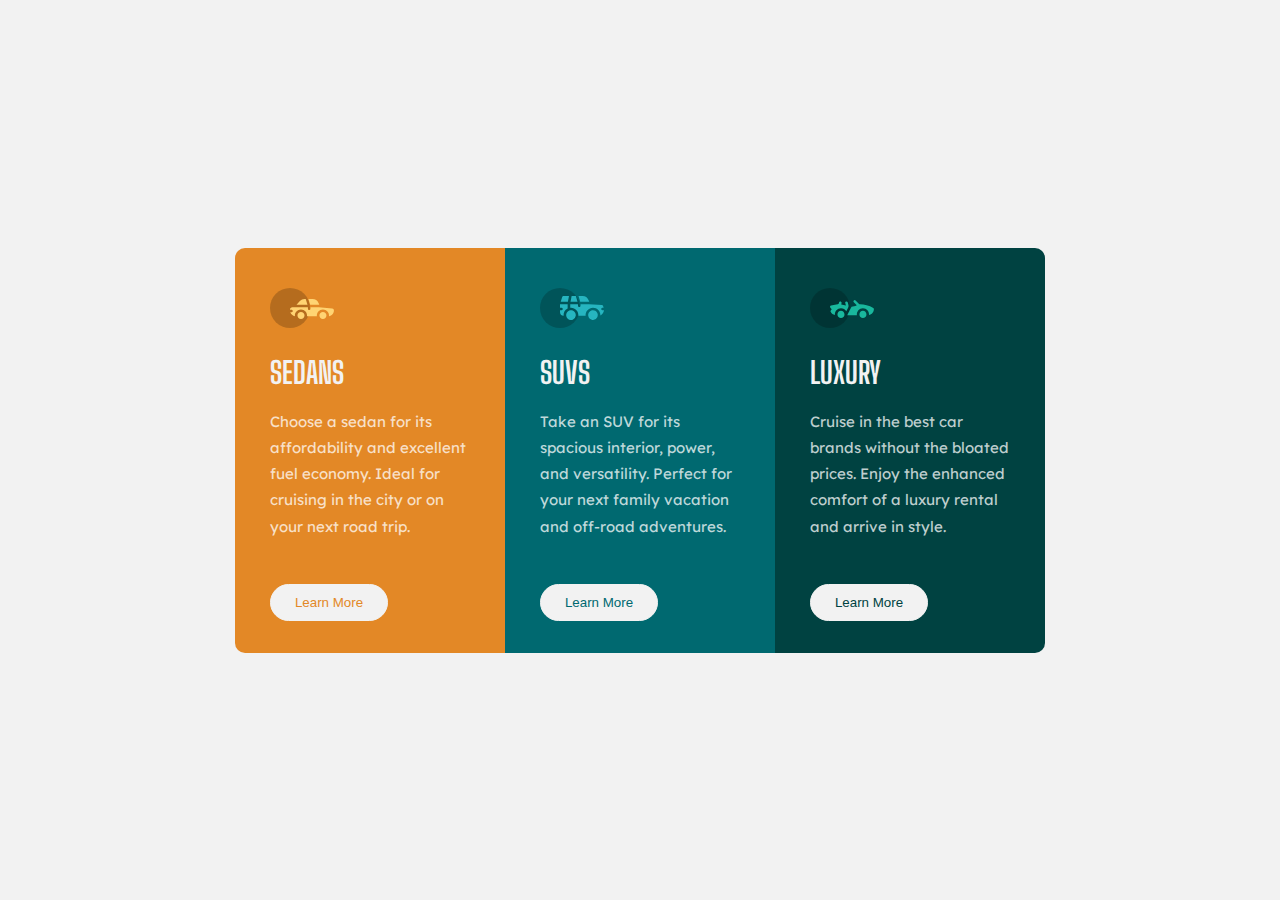
<file: 3-column-preview-card/index.html>
<!DOCTYPE html>
<html lang="en">
<head>
  <meta charset="UTF-8">
  <meta name="viewport" content="width=device-width, initial-scale=1.0"> <!-- displays site properly based on user's device -->

  <link rel="icon" type="image/png" sizes="32x32" href="./images/favicon-32x32.png">
  <link rel="stylesheet" href="style.css">
  <link rel="preconnect" href="https://fonts.googleapis.com"><link rel="preconnect" href="https://fonts.gstatic.com" crossorigin><link href="https://fonts.googleapis.com/css2?family=Big+Shoulders+Display:wght@700&family=Lexend+Deca&display=swap" rel="stylesheet">
  
  <title>Frontend Mentor | 3-column preview card component</title>
</head>
<body>
  <div class="all">
    <div class="one">
      <img src="images/icon-sedans.svg" alt="">
        <h1>SEDANS</h1>
        <p>Choose a sedan for its affordability and excellent fuel economy. Ideal for cruising in the city 
          or on your next road trip.</p>
        <button class = "but b1">Learn More</button>
    </div>

    <div class="two">
      <img src="images/icon-suvs.svg" alt="">
        <h1>SUVS</h1>
        <p>Take an SUV for its spacious interior, power, and versatility. Perfect for your next family vacation 
          and off-road adventures.</p>
        <button class = "but b2">Learn More</button>
    </div>

    <div class="three">
      <img src="images/icon-luxury.svg" alt="">
        <h1> LUXURY</h1>
        <p>Cruise in the best car brands without the bloated prices. Enjoy the enhanced comfort of a luxury 
          rental and arrive in style.</p>
          <button class = "but b3">Learn More</button>
    </div>
  </div>
  <!-- <div class="attribution">
    Challenge by <a href="https://www.frontendmentor.io?ref=challenge" target="_blank">Frontend Mentor</a>. 
    Coded by <a href="#">Your Name Here</a>.
  </div> -->
</body>
</html>
</file>
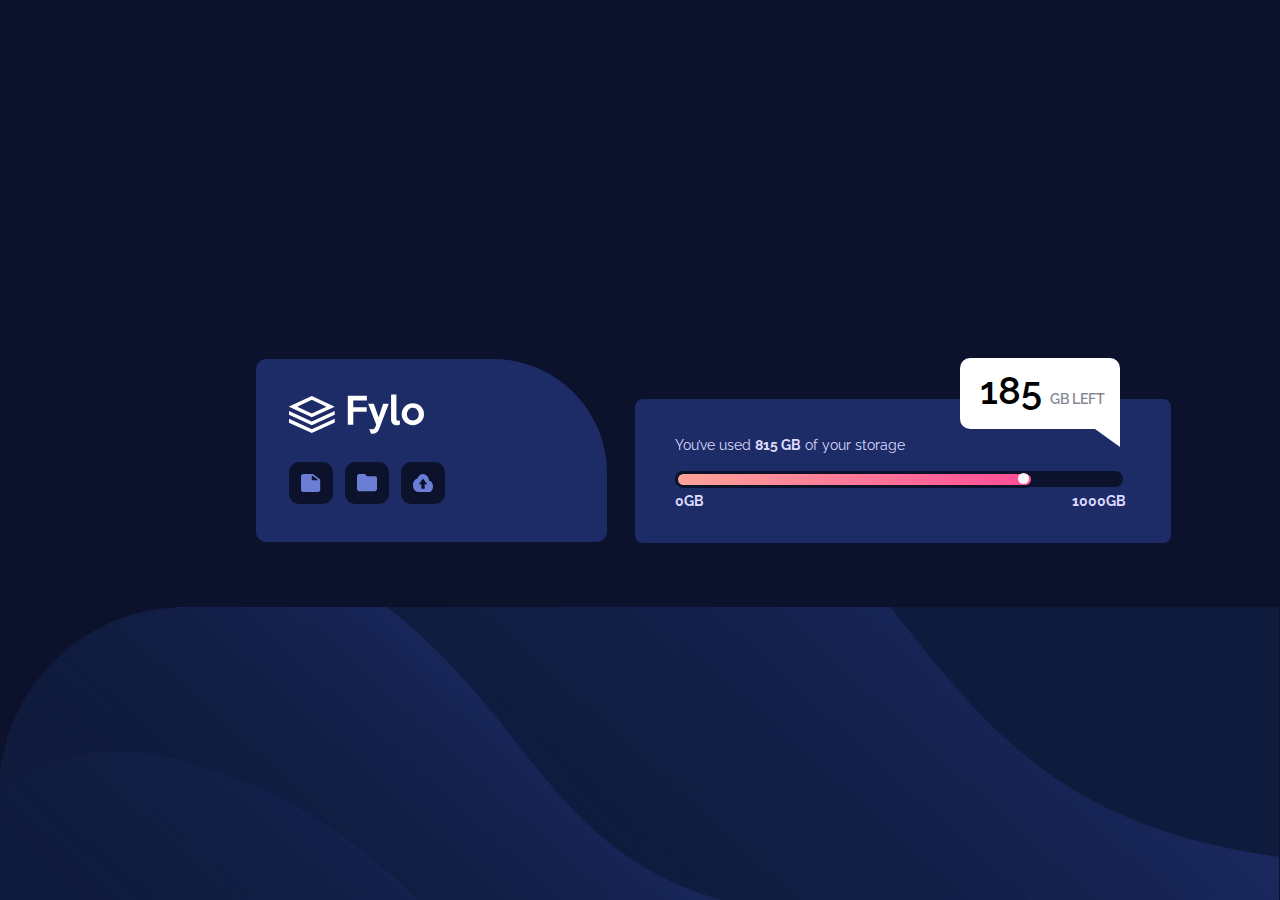
<file: fylo-data-storage-component/index.html>
<!DOCTYPE html>
<html lang="en">

<head>
  <meta charset="UTF-8">
  <meta name="viewport" content="width=device-width, initial-scale=1.0">
  <!-- displays site properly based on user's device -->

  <link rel="icon" type="image/png" sizes="32x32" href="images/favicon-32x32.png">

  <link rel="preconnect" href="https://fonts.googleapis.com">
  <link rel="preconnect" href="https://fonts.gstatic.com" crossorigin>
  <link href="https://fonts.googleapis.com/css2?family=Raleway:wght@400;700&display=swap" rel="stylesheet">

  <link rel="stylesheet" href="style.css">

  <title>Frontend Mentor | Fylo data storage component</title>

</head>

<body>

  <div class="title">
    <div><img src="images/logo.svg" alt=""></div>
    <div class="images">
      <div><img class="title-img" src="images/icon-document.svg" alt=""></div>
      <div><img class="title-img" src="images/icon-folder.svg" alt=""></div>
      <div><img class="title-img" src="images/icon-upload.svg" alt=""></div>
    </div>
  </div>

  <div class="text">
    <div class="data-warning">
      <p>You’ve used <span class="big">815 GB</span> of your storage</p>
    </div>
    <div class="data-bar">
      <div class="line"></div>
      <div class="circle"></div>
    </div>
    <div class="data-value">
      <p class="big zero">0GB</p>
      <p class="big thousand">1000GB</p>
    </div>

    <div class="floating">
      <div class="floating-data">
        <span class="number">185</span><span class="gb">GB LEFT</span>
      </div>
      <div class="triangle"></div>
    </div>
    
  </div>
</body>

</html>
</file>
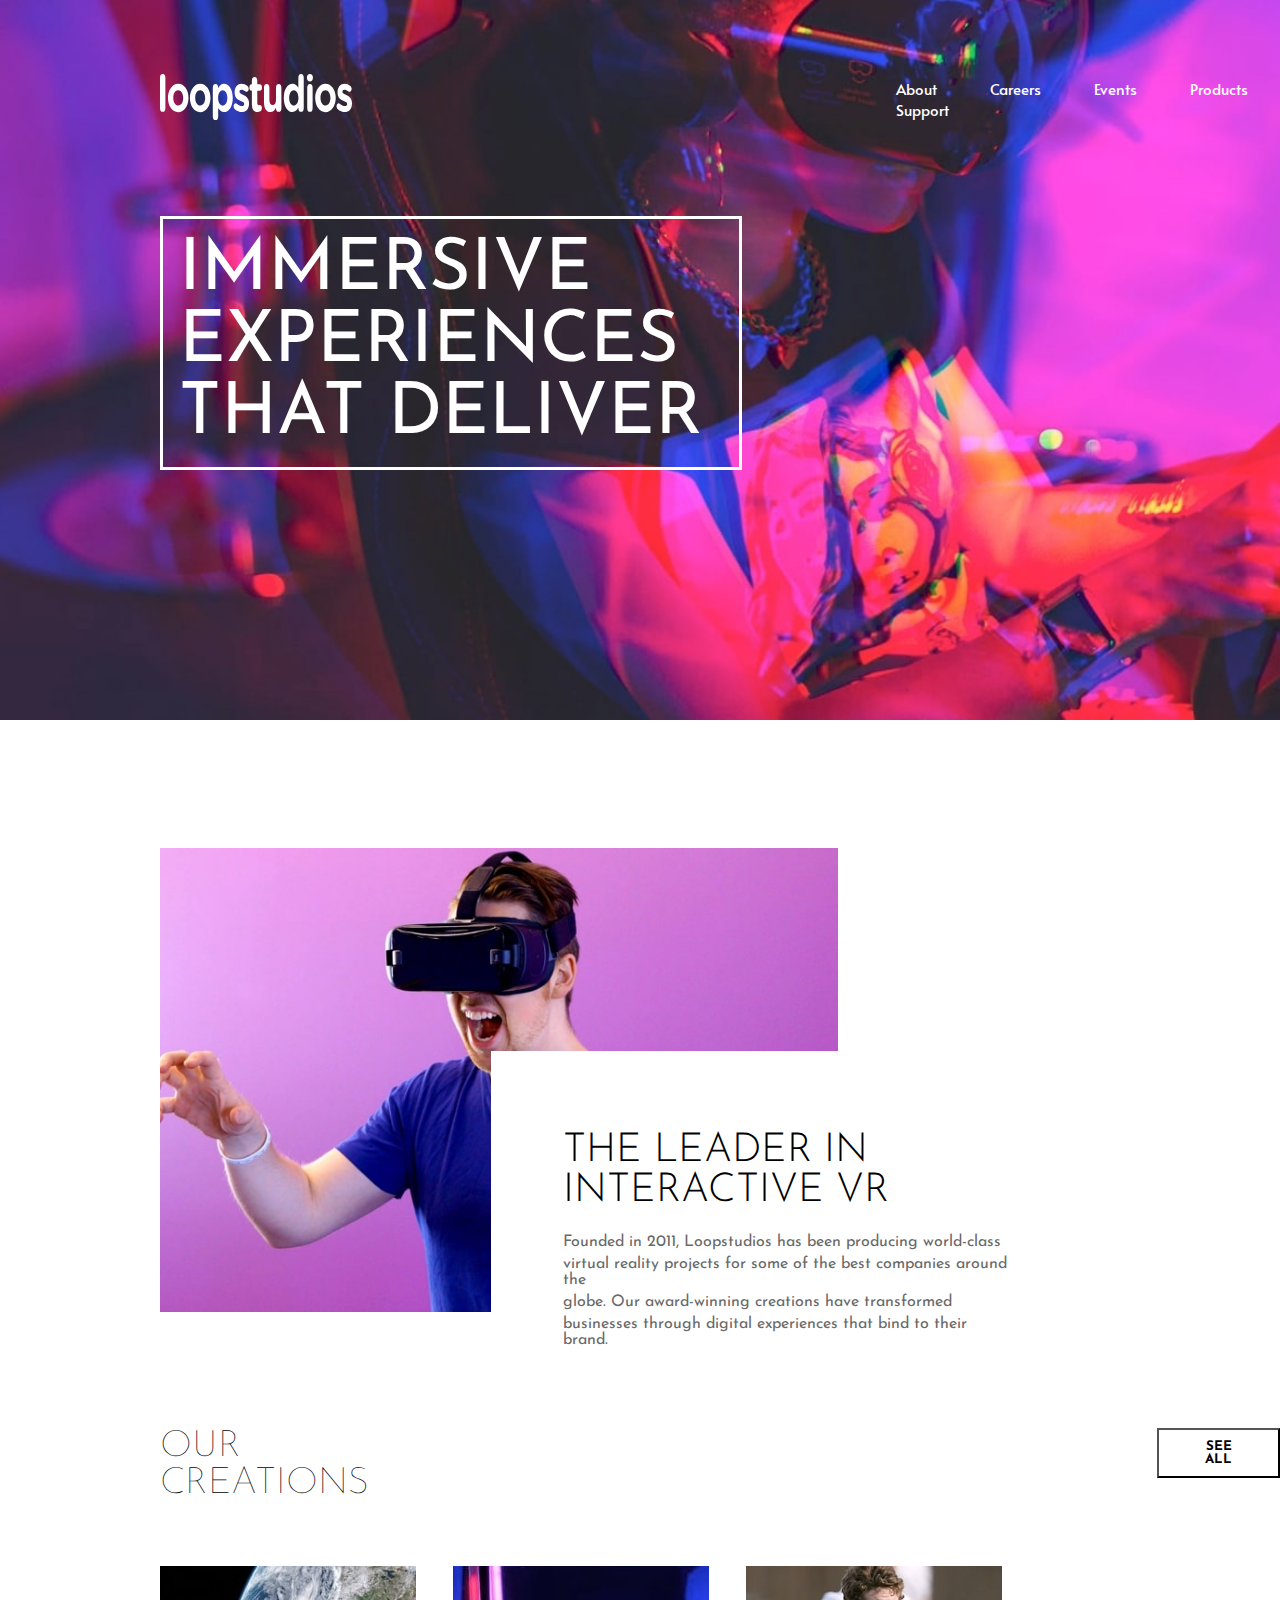
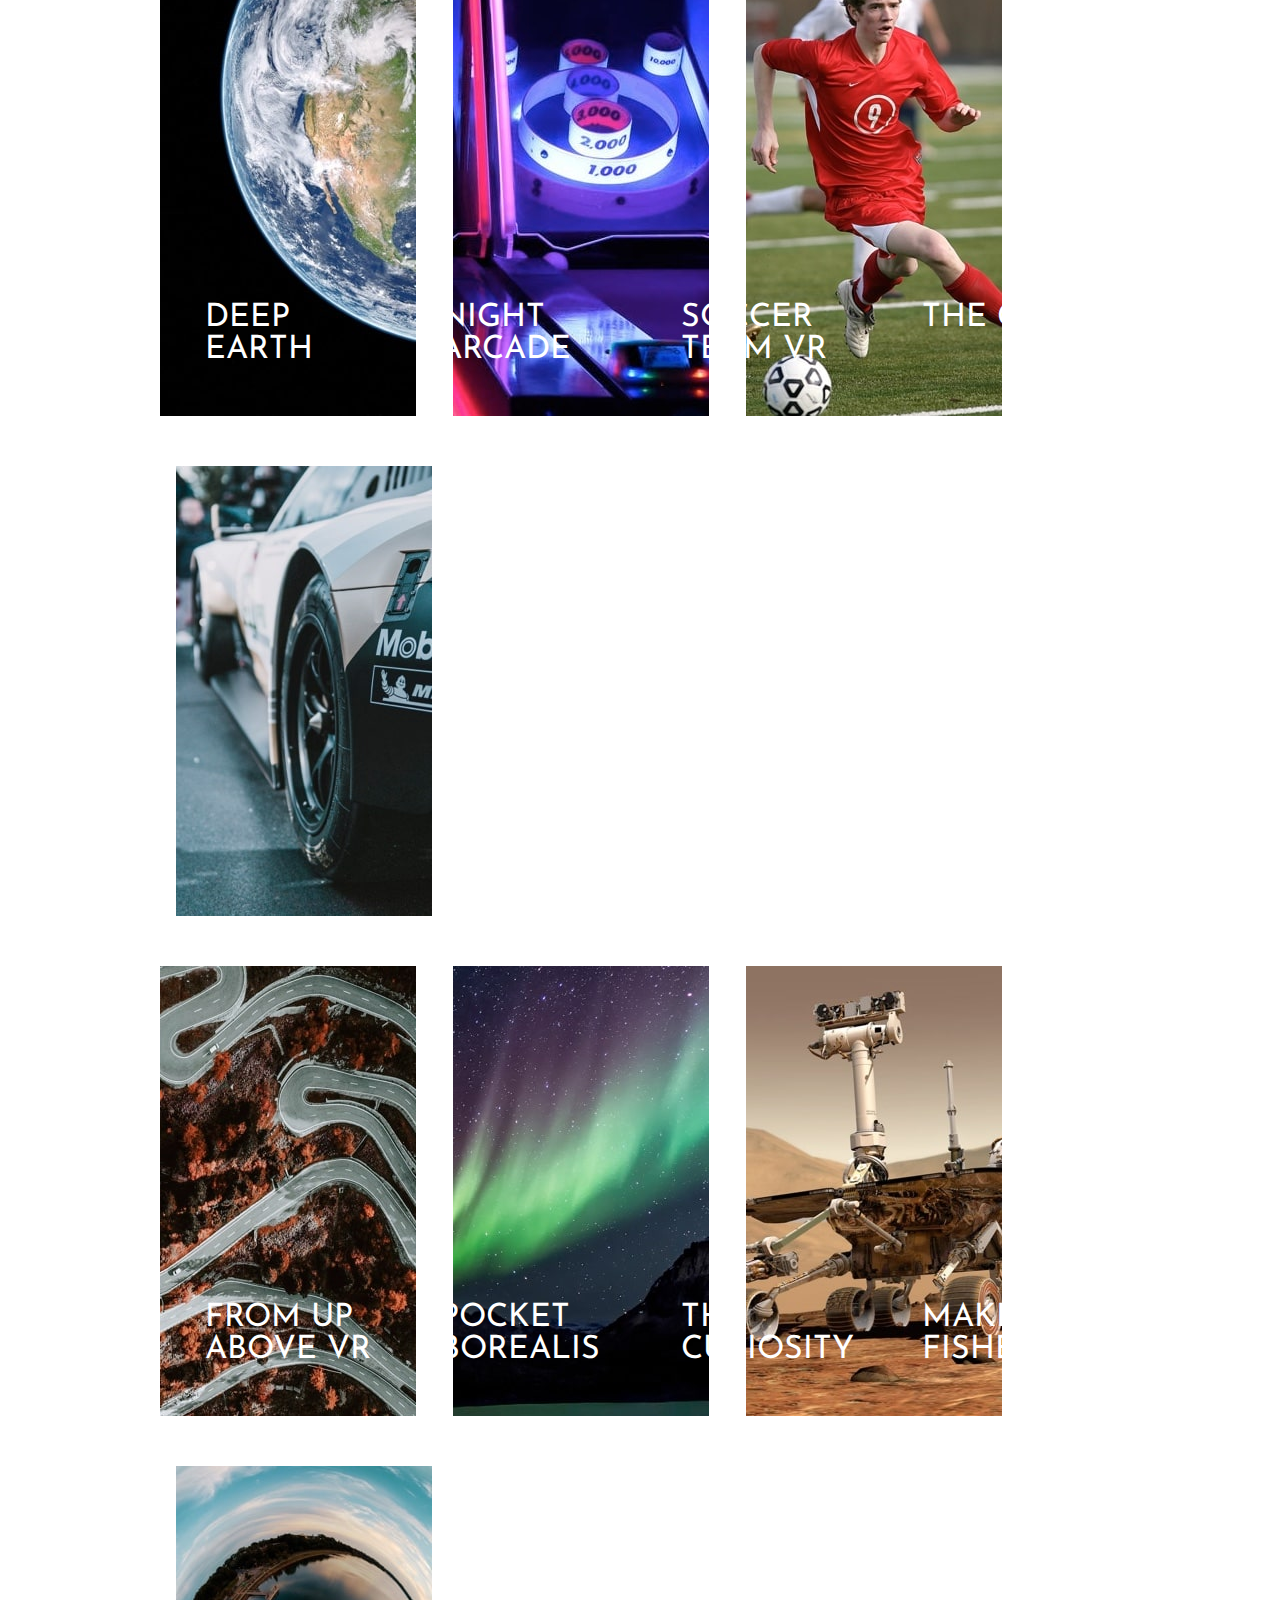
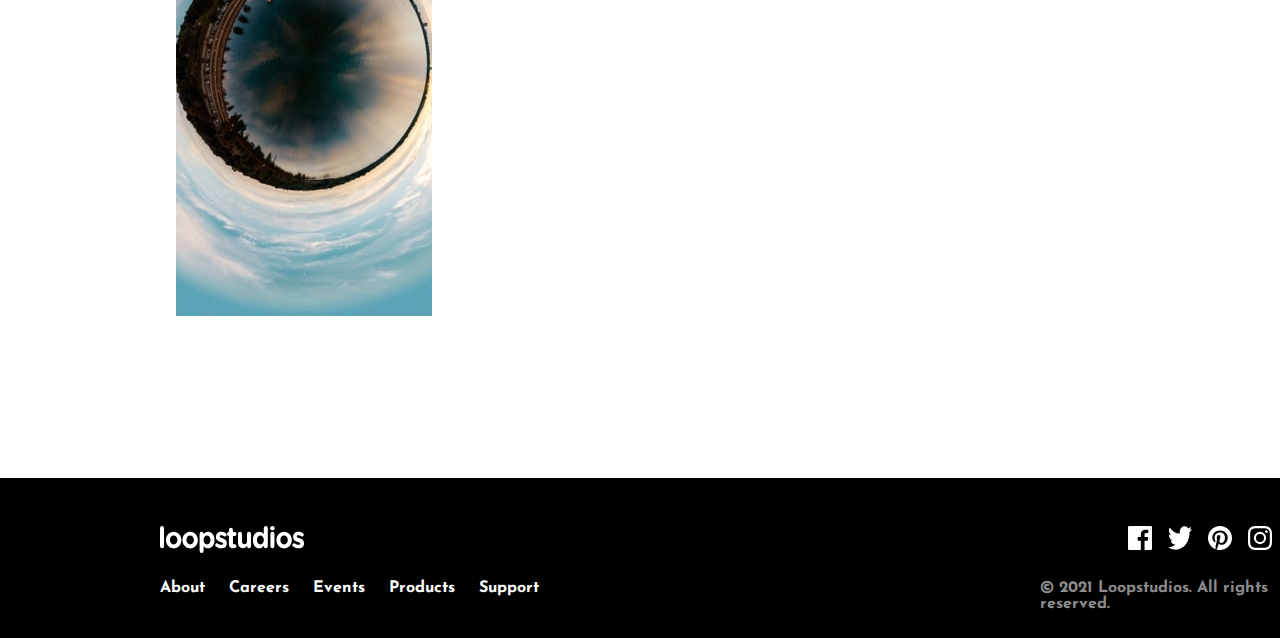
<file: loopstudios-landing-page/index.html>
<!DOCTYPE html>
<html lang="en">
<head>
  <meta charset="UTF-8">
  <meta name="viewport" content="width=device-width, initial-scale=1.0"> <!-- displays site properly based on user's device -->

  <link rel="icon" type="image/png" sizes="32x32" href="./images/favicon-32x32.png">
  
  <title>Frontend Mentor | Loopstudios landing page</title>

  <!-- Feel free to remove these styles or customise in your own stylesheet 👍 -->
  <style>
    .attribution { font-size: 11px; text-align: center; }
    .attribution a { color: hsl(228, 45%, 44%); }
  </style>
  <link rel="preconnect" href="https://fonts.googleapis.com">
  <link rel="preconnect" href="https://fonts.gstatic.com" crossorigin>
  <link href="https://fonts.googleapis.com/css2?family=Alata&family=Josefin+Sans:wght@300&display=swap" rel="stylesheet">
  <link rel="stylesheet" href="style.css">
</head>

<body>

  <header>
    <nav class="nav">
      <img src="images/logo.svg" class="logo" alt="">
      <img src="images/icon-hamburger.svg" alt="" class="menu-btn">
      <ul class="menu">
        <li><a href="" class="btn">About</a></li>
        <li><a href=""class="btn">Careers</a></li>
        <li><a href=""class="btn">Events</a></li>
        <li><a href=""class="btn">Products</a></li>
        <li><a href=""class="btn">Support</a></li>
      <ul>
      <div class="menu-btn"><img src="images/icon-hamburger.svg" alt=""></div>
      </nav>

      <p class="heading">IMMERSIVE EXPERIENCES THAT DELIVER</p>
  
  </header>

  <section class="about">
    <img src="images/desktop/image-interactive.jpg" alt="" class="image">

    <div class="message-box">
      <h1 class="message-heading">THE LEADER IN INTERACTIVE VR</h1>
      <p class="message">Founded in 2011, Loopstudios has been producing world-class</p>
      <p class="message">virtual reality projects for some of the best companies around the</p>
      <p class="message">globe. Our award-winning creations have transformed</p>
      <p class="message">businesses through digital experiences that bind to their brand.</p>
    </div>

  </section>

  <section class="creations">

    <div class="creations-heading">
      <h1 class="creations-heading-text">OUR CREATIONS</h1>
      <button class="creations-btn">SEE ALL</button>
    </div>

    <div class="flexit">
      <div class="creations-img1 pad"></div>
      <div class="creations-img2 pad"></div>
      <div class="creations-img3 pad"></div>
      <div class="creations-img4 pad"></div>

      <p class="creations-name fir">DEEP EARTH</p>
      <p class="creations-name sec">NIGHT ARCADE</p>
      <p class="creations-name third">SOCCER TEAM VR</p>
      <p class="creations-name fourth">THE GRID</p>
    </div>

    <div class="flexit">
      <div class="creations-img5 pad"></div>
      <div class="creations-img6 pad "></div>
      <div class="creations-img7 pad"></div>
      <div class="creations-img8 pad"></div>

      <p class="creations-name fir">FROM UP ABOVE VR</p>
      <p class="creations-name sec">POCKET BOREALIS</p>
      <p class="creations-name third">THE CURIOSITY</p>
      <p class="creations-name fourth">MAKE IT FISHEYE</p>
    </div>

  </section>
  
  <section class="footer">

    <div class="tags">
      <img class="tags-logo" src="images/logo.svg" alt="">
      <img class="tags-icon t1" src="images/icon-facebook.svg" alt="">
      <img class="tags-icon t2" src="images/icon-twitter.svg" alt="">
      <img class="tags-icon t3" src="images/icon-pinterest.svg" alt="">
      <img class="tags-icon t4" src="images/icon-instagram.svg" alt="">
    </div>

    <div class="copyright">
      <a href="" class="tags-info" >About</a>
      <a href="" class="tags-info" >Careers</a>
      <a href="" class="tags-info" >Events</a>
      <a href="" class="tags-info" >Products</a>
      <a href="" class="tags-info" >Support</a>
      <p class="tags-text">© 2021 Loopstudios. All rights reserved.</p>
    </div>
  </section>
</body>
</html>
</file>
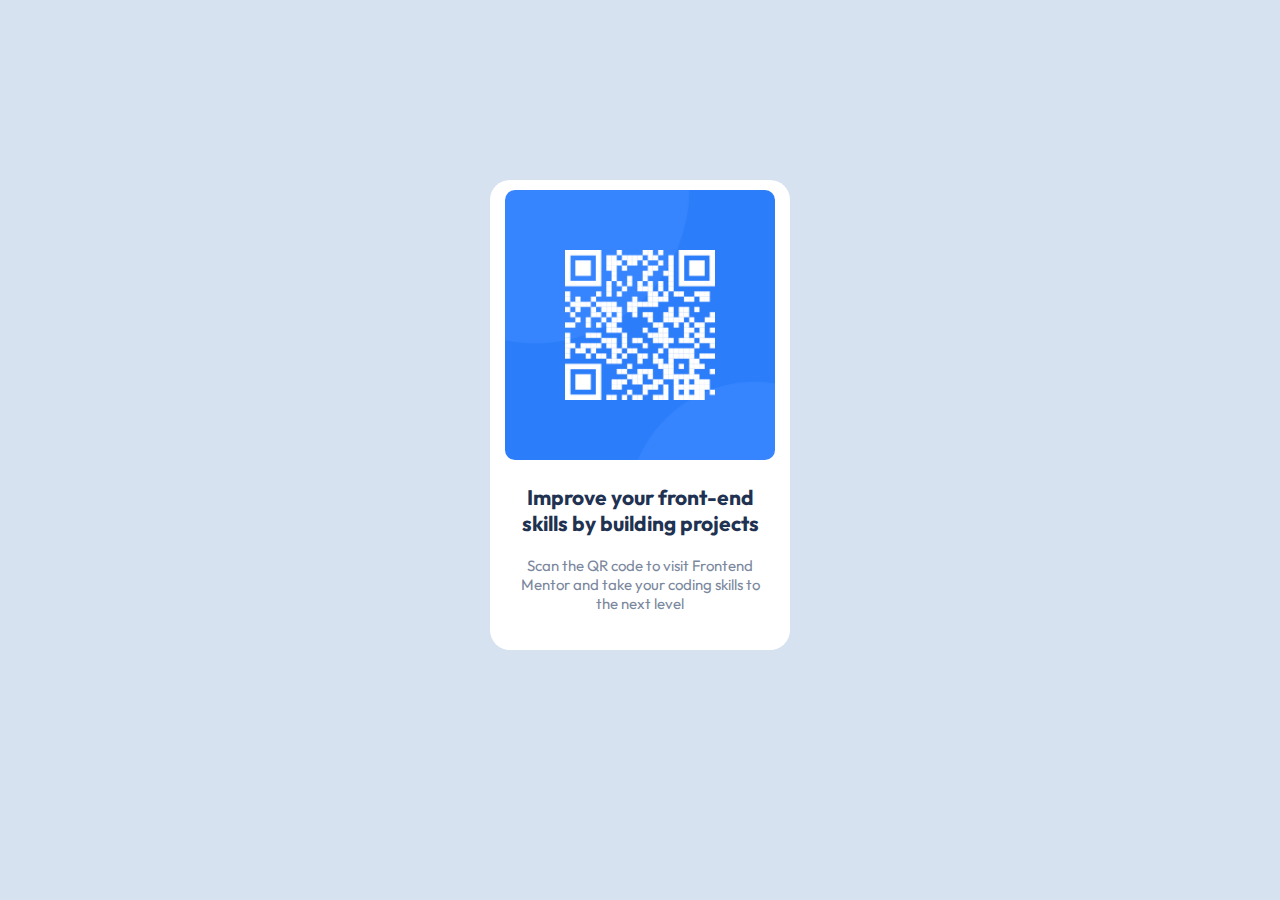
<file: QR_Code/index.html>
<!DOCTYPE html>
<html lang="en">
<head>
  <meta charset="UTF-8">
  <meta name="viewport" content="width=device-width, initial-scale=1.0"> <!-- displays site properly based on user's device -->

  <link rel="icon" type="image/png" sizes="32x32" href="images/favicon-32x32.png">
  <link rel="stylesheet" href="style.css">
  <link rel="preconnect" href="https://fonts.googleapis.com"><link rel="preconnect" href="https://fonts.gstatic.com" crossorigin><link href="https://fonts.googleapis.com/css2?family=Outfit:wght@400;700&display=swap" rel="stylesheet">
  
  <title>Frontend Mentor | QR code component</title>

</head>
<body>
  
  <div class ="box">
    <img class = "qr" src="images/image-qr-code.png" alt="" >
    <h2 class = "qr-t">Improve your front-end skills by building projects</h2>
    <p class = "qr-p">Scan the QR code to visit Frontend Mentor and take your coding skills to the next level</p>
  </div>

<!-- 
  <div class="attribution">
    Challenge by <a href="https://www.frontendmentor.io?ref=challenge" target="_blank">Frontend Mentor</a>. 
    Coded by <a href="#">Your Name Here</a>.
  </div> -->
</body>
</html>
</file>
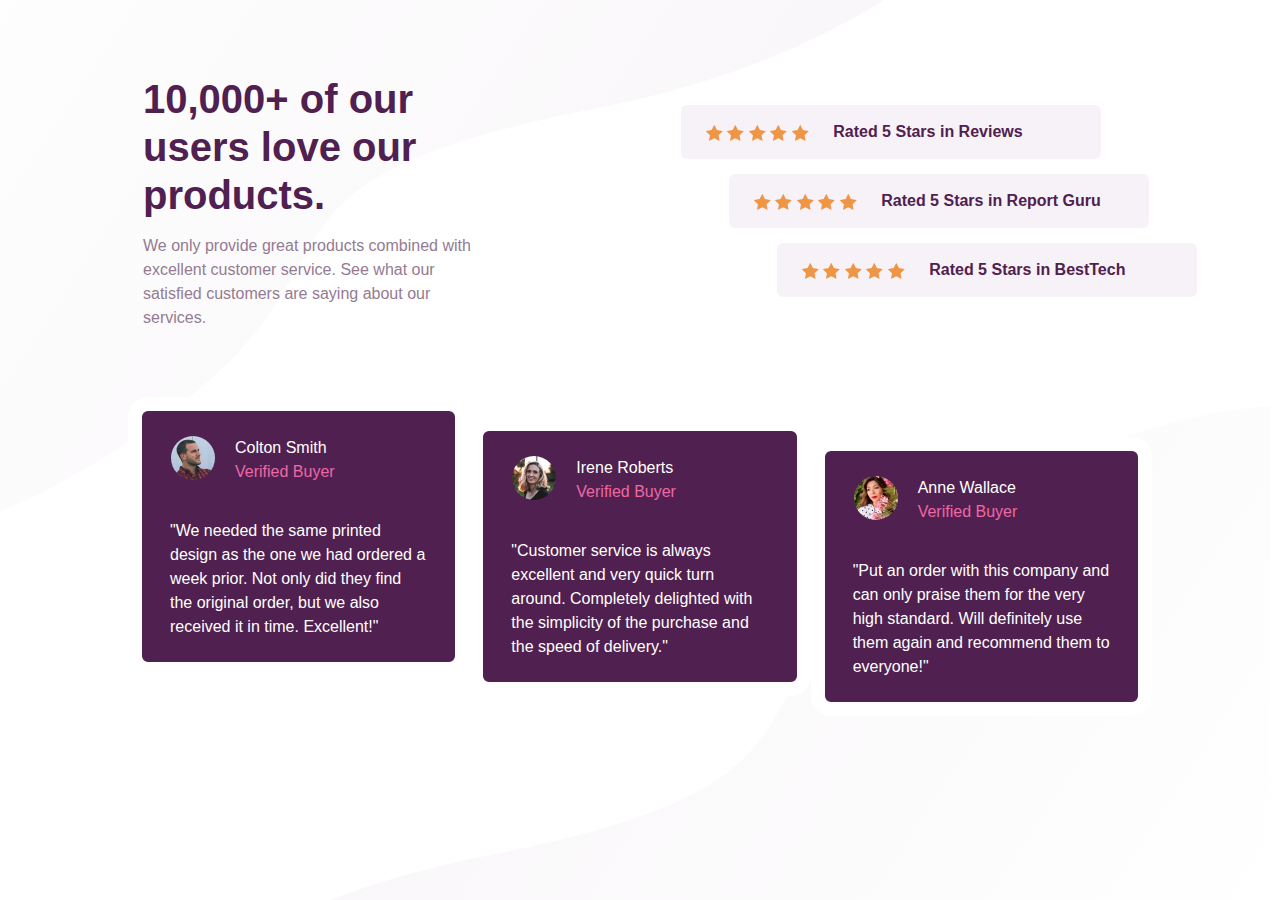
<file: social-proof-section/index.html>
<!DOCTYPE html>
<html lang="en">

<head>
  <meta charset="UTF-8" />
  <meta name="viewport" content="width=device-width, initial-scale=1.0" />
  <!-- displays site properly based on user's device -->

  <link rel="icon" type="image/png" sizes="32x32" href="./images/favicon-32x32.png" />

  <title>Frontend Mentor | Social proof section</title>

  <link rel="stylesheet" href="https://cdn.jsdelivr.net/npm/bootstrap@4.4.1/dist/css/bootstrap.min.css"
    integrity="sha384-Vkoo8x4CGsO3+Hhxv8T/Q5PaXtkKtu6ug5TOeNV6gBiFeWPGFN9MuhOf23Q9Ifjh" crossorigin="anonymous">

  <script src="https://code.jquery.com/jquery-3.4.1.slim.min.js"
    integrity="sha384-J6qa4849blE2+poT4WnyKhv5vZF5SrPo0iEjwBvKU7imGFAV0wwj1yYfoRSJoZ+n"
    crossorigin="anonymous"></script>
  <script src="https://cdn.jsdelivr.net/npm/popper.js@1.16.0/dist/umd/popper.min.js"
    integrity="sha384-Q6E9RHvbIyZFJoft+2mJbHaEWldlvI9IOYy5n3zV9zzTtmI3UksdQRVvoxMfooAo"
    crossorigin="anonymous"></script>
  <script src="https://cdn.jsdelivr.net/npm/bootstrap@4.4.1/dist/js/bootstrap.min.js"
    integrity="sha384-wfSDF2E50Y2D1uUdj0O3uMBJnjuUD4Ih7YwaYd1iqfktj0Uod8GCExl3Og8ifwB6"
    crossorigin="anonymous"></script>

    <link rel="stylesheet" href="style.css">

</head>

<body>
  <div class="row top">
    <div class="col-lg-6 top-text">
      <h1 >10,000+ of our users love our products.</h1>
      <p class="text">We only provide great products combined with excellent customer service.
        See what our satisfied customers are saying about our services.</p>
    </div>
    <div class="col-lg-6 rate-box">
      <div class="r1">
        <img src="images/icon-star.svg" alt="">
        <img src="images/icon-star.svg" alt="">
        <img src="images/icon-star.svg" alt="">
        <img src="images/icon-star.svg" alt="">
        <img src="images/icon-star.svg" alt="">
        <p class = "rate">Rated 5 Stars in Reviews</p>
      </div>
      <div class="r2">
        <img src="images/icon-star.svg" alt="">
        <img src="images/icon-star.svg" alt="">
        <img src="images/icon-star.svg" alt="">
        <img src="images/icon-star.svg" alt="">
        <img src="images/icon-star.svg" alt="">
        <p class = "rate">Rated 5 Stars in Report Guru</p>
      </div>
      <div class="r3">
        <img src="images/icon-star.svg" alt="">
        <img src="images/icon-star.svg" alt="">
        <img src="images/icon-star.svg" alt="">
        <img src="images/icon-star.svg" alt="">
        <img src="images/icon-star.svg" alt="">
        <p class = "rate">Rated 5 Stars in BestTech</p>
      </div>
    </div>
  </div>

  <div class="row comment-box">
    <div class="col-lg-4 c1">
      <img class ="imgs" src="images/image-colton.jpg" alt="">
      <p class="name">Colton Smith</p>
      <p class="detail">Verified Buyer</p>
      <p class="details">"We needed the same printed design as the one we had ordered a week prior.
        Not only did they find the original order, but we also received it in time.
        Excellent!"</p>
    </div>

    <div class="col-lg-4 c2">
      <img class ="imgs" src="images/image-irene.jpg" alt="">
      <p class="name">Irene Roberts</p>
      <p class="detail">Verified Buyer</p>
      <p class="details">"Customer service is always excellent and very quick turn around. Completely
        delighted with the simplicity of the purchase and the speed of delivery."</p>
    </div>

    <div class="col-lg-4 c3">
      <img class ="imgs" src="images/image-anne.jpg" alt="">
      <p class="name">Anne Wallace</p>
      <p class="detail">Verified Buyer</p>
      <p class="details">"Put an order with this company and can only praise them for the very high
        standard. Will definitely use them again and recommend them to everyone!"
      </p>
    </div>
  </div>

<!--   
  <div class="attribution">
    Challenge by
    <a href="https://www.frontendmentor.io?ref=challenge" target="_blank">Frontend Mentor</a>. Coded by <a href="#">Your
      Name Here</a>. -->
  </div>
</body>

</html>
</file>
<file: 3-column-preview-card/style.css>
*{
    padding: 0;
    margin: 0;
}

body{
    background-color: hsl(0, 0%, 95%);
    font-size: 15px;
}

.all{
    display: flex;
    justify-content: center;
    align-items: center;
    height: 100vh;
}

.one,.two,.three{
  color: #fff;
  width: 200px;
  height: 330px;
  padding: 40px 35px 35px 35px;
}

.one{
    background-color: hsl(31, 77%, 52%);
    border-bottom-left-radius: 10px;
    border-top-left-radius: 10px;
}

.two{
    background-color: hsl(184, 100%, 22%);
}

.three{
    background-color: hsl(179, 100%, 13%);
    border-bottom-right-radius: 10px;
    border-top-right-radius: 10px;
}

h1{
    font-family: 'Big Shoulders Display', cursive;
    padding-top: 22px;
    padding-bottom: 19px;
    color: hsl(0, 0%, 95%);
}

p{
    line-height: 1.75;
    color: hsla(0, 0%, 100%, 0.75);
    font-family: 'Lexend Deca', sans-serif;
}

.but{
    margin-top: 44px;
    background-color: hsl(0, 0%, 95%);
    width: 118px;
    padding-top: 10px;
    padding-bottom: 10px;
    border-radius: 20px;
    cursor: pointer;
    border: 1px solid hsl(0, 0%, 95%);
}

.b1{
    color: hsl(31, 77%, 52%);
}

.b2{
    color: hsl(184, 100%, 22%);
}

.b3{
    color: hsl(179, 100%, 13%);
}

.b1:hover{
    background-color: hsl(31, 77%, 52%);
    color: hsl(0, 0%, 95%);
    transition: 0.3s;
}

.b2:hover{
    background-color: hsl(184, 100%, 22%);
    color: hsl(0, 0%, 95%);
    transition: 0.3s;
}

.b3:hover{
    background-color: hsl(179, 100%, 13%);
    color: hsl(0, 0%, 95%);
    transition: 0.3s;
}


@media screen and (max-width : 375px)
{
    .all{
        flex-wrap: wrap;
        margin-top: 12vh;
    }
    .one{
        border-radius: 10px 10px 0 0;
    }
    .three{
        border-radius: 0 0 10px 10px;
        margin-bottom: 12vh;
    }
}
</file>
<file: fylo-data-storage-component/style.css>
*{
    padding: 0;
    margin: 0;
}

body{
    background-color: hsl(229, 57%, 11%);
    background-image: url(images/bg-desktop.png);
    background-repeat: no-repeat;
    min-height: 100vh;
    align-items: center;
    background-size: contain;
    background-position: bottom -5rem right 1px;
    display: flex;
    font-size: 14px;
    font-family: 'Raleway', sans-serif;
}

.title{
    margin-left: 20%;
    background-color: hsl(228, 56%, 26%);
    padding: 35px 150px 35px 33px;
    border-radius: 10px 114px 10px 10px;
}

.images{
    display: flex;
    margin-top: 25px;
}

.title-img{
    background-color: hsl(229, 57%, 11%);
    padding: 12px;
    height: 18px;
    width: 20px;
    border-radius: 10px;
    margin-right: 12px;
    cursor: pointer;
}

.title-img:hover{
    background-color: hsl(243, 100%, 93%);
}

.text{
    color: hsl(243, 100%, 93%);
    background-color:  hsl(228, 56%, 26%);
    width: 31rem;
    height: 9rem;
    margin-top: 41px;
    margin-left: 28px;
    border-radius: 8px;
    padding-left: 40px;
}

.data-warning{
    padding: 38px 0px 18px 0px;
}

.big{
    font-weight: 700;
}

.data-bar{
    width: 28rem;
    height: 1rem;
    border-radius: 10px;
    background-color: hsl(229, 57%, 11%);
    position: relative;
}

.circle{
    height: 0.7rem;
    width: 0.7rem;
    border-radius: 100%;
    background-color: rgb(249, 248, 248);
    position: absolute;
    right: 94px;
    top: 2px;
}

.line{
    width: 78.7%;
    height: 0.7rem;
    border-top: 3px;
    border-style: solid;
    background-image: linear-gradient(90deg, hsl(6, 100%, 80%), hsl(335, 100%, 65%));;
    border-color: hsl(229, 57%, 11%);
    border-radius: 15px;
}

.data-value{
    height: 2rem;
    display: flex;
    padding-top: 6px;
}

.thousand{
    padding-left: 23rem;
}

.floating{
    position: relative;
    top: -10.4rem;
    left: 17.8rem;
}

.floating-data{
    height: 3.8rem;
    width: 10rem;
    background-color: white;
    border-radius: 10px 10px 0px 10px;
    padding-top: 10px;
}

.number{
    font-size: 2.4rem;
    color: black;
    font-weight: 600;
    padding-left: 20px;
    padding-right: 8px;
}

.gb{
    color: hsl(229, 7%, 55%);
    font-weight: 600;
    height: 20px;
}

.triangle{
    width: 0;
    height: 0;
    border-top: 0px solid transparent;
    border-right: 25px solid #fff;
    border-bottom: 18px solid transparent;
    margin-left: 8.44rem;
}

@media screen and (max-width : 376px){
    body{
        background-image: url(images/bg-mobile.png);
        flex-direction: column;
        background-position: top 0px left 0px;
        background-size: cover;
    }

    .title{
        margin-top: 100px;
        text-align: center;
        margin-left: 5px;
        width: 9.1rem;
    }
    .text{
        width: 18rem;
        margin-left: 5px;
        margin-top: 18px;
    }

    .data-bar{
        width: 16rem;
    }

    .thousand{
        padding-left: 11rem;
    }
    .circle{
        right: 3.4rem;
        top: 0.15rem;
    }
    .triangle{
        display: none;
    }
    .floating{
        top: 26rem;
        left: 6.4rem;
        position: absolute;
    }
    .floating-data{
        border-radius: 10px;
    }
}
</file>
<file: loopstudios-landing-page/style.css>
*{
    margin: 0;
    padding: 0;
    font-family: "Josefin Sans", sans-serif;
}

a{
    text-decoration: none;
}

li{
    display: inline;
}

header{
    background-image: url(images/desktop/image-hero.jpg);
    background-repeat: no-repeat;
    color: hsl(0, 0%, 100%);
    height: 80vh;
    background-size: cover;
}

.nav{
    padding: 3.9rem 0 0 10rem;
    display: flex;
}

.logo{
    padding-right: 31rem;
    padding-top: 0.7rem;
}

.menu{
    padding-top: 1rem;
}

.btn{
    color: white;
    padding-left: 3rem;
    padding-top: 0.5rem;
    font-size: 15px;
    font-weight: 400;
    font-family: "Alata", sans-serif;;
}

.menu-btn{
    display: none;
}

.heading{
    margin: 6rem 0 0 10rem;
    font-size: 4.5rem;
    width: 34rem;
    border: 3px solid;
    padding: 1rem;
}

.about{
    position: relative;
}

.image{
    height: 29rem;
    margin: 8rem 0 7rem 10rem;
}

.message-box{
    position: absolute;
    top: 46.7%;
    width: 28rem;
    right: 16%;
    background-color: white;
    padding: 5rem 4rem 0 4.5rem;
}

.message-heading{
    padding-bottom: 1.3rem;
    font-size: 2.5rem;
    font-weight: 300;
}

.message{
    padding: 3px 0 3px 0;
    color: hsl(0, 0%, 41%);
}

.creations{
    margin: 0rem 0 8rem 10rem;
}

.creations-heading{
    display: flex;
    padding-bottom: 3rem;
}

.creations-heading-text{
    font-size: 2.3rem;
    font-weight: 100;
}

.creations-btn{
    margin-bottom: 1.5rem;
    margin-left: 44.4rem;
    background-color: white;
    padding: 0.5rem 2rem 0.5rem 2rem;
    font-weight: 700;
    text-align: center;
}

.flexit{
    position: relative;
}

.pad{
    margin: 1rem;
    background-repeat: no-repeat;
    height: 29rem;
    width: 16rem;
    display: inline-block;
}

.nopad{
    padding-left: 0;
}

.creations-img1{
    background-image: url("images/desktop/image-deep-earth.jpg");
    margin-left: 0;
}
.creations-img2{
    background-image: url("images/desktop/image-night-arcade.jpg");
}
.creations-img3{
    background-image: url("images/desktop/image-soccer-team.jpg");
}
.creations-img4{
    background-image: url("images/desktop/image-grid.jpg");
}
.creations-img5{
    background-image: url("images/desktop/image-from-above.jpg");
    margin-left: 0;
}
.creations-img6{
    background-image: url("images/desktop/image-pocket-borealis.jpg");
}
.creations-img7{
    background-image: url("images/desktop/image-curiosity.jpg");
}
.creations-img8{
    background-image: url("images/desktop/image-fisheye.jpg");
}

.creations-name{
    font-size: 2rem;
    position: absolute;
    color: white;
    top: 22rem;
    height: 4rem;
    width: 11rem;
}

.fir{
    left: 4%;
}

.sec
{
    left: 25%;
}

.third{
    left: 46.5%;
}

.fourth
{
    left: 68%;
}

.footer{
    background-color: black;
    height: 7rem;
    padding-top: 3rem;
}

.tags{
    display: flex;
    padding-left: 10rem;
}

.tags-logo{
    margin-right: 51rem;
    height: 1.7rem;
    width: 9rem;
}

.tags-icon{
    height: 1.5rem;
    width: 1.5rem;
    padding: 0rem 0.5rem;
}

.copyright{
    display: flex;
    margin-top: 1.7rem;
    padding-left: 10rem;
}

.tags-info{
    text-decoration: none;
    font-weight: 700;
    color: white;
    padding-right: 1.5rem;
}

.tags-text{
    color: hsl(0, 0%, 55%);
    font-weight: 700;
    margin-left: 29.8rem;
}

@media screen and (max-width : 380px)
{
    .nav{
        padding-left: 2rem;
    }
    .logo{
        padding: 0;
    }
    
    header{
        background: url("images/mobile/image-hero.jpg");
        background-size: 31rem 46rem;
        background-position-x: -4rem;
        height: 90vh;
    }

    .heading{
        margin: 4rem 0 0 2rem;
        font-size: 2.5rem;
        width: 17rem;
        border: 2px solid;
        padding: 1rem;
    }
    .menu{
        display: none;
    }
    .menu-btn{
        display: initial;
        padding-left: 6rem;
    }
    .image{
        margin: 3rem 0 3rem 2rem;
        height: 14rem;
        width: 20rem;
        position: initial;
    }

    .message{
        display: inline;
        font-size: 1.1rem;
        word-spacing: 2px;
        letter-spacing: 1px;
    }

    .message-box{
        position: initial;
        padding: 0;
        padding: 0 0 0 3rem;
        width: 17rem;
        text-align: center;
    }

    .message-heading{
        text-align: center;
        font-size: 2rem;
    }

    .creations{
        margin: 3rem 0 0 2rem;
        text-align: center;
        position: relative;
    }

    .creations-heading{
        padding-bottom: 2rem;
    }
    .creations-heading-text{
        font-size: 2.1rem;
        padding-left: 1rem;
    }

    .creations-btn{
        margin: 0;
        position: absolute;
        bottom: -4%;
        left: 29%;
    }
    .creations-name{
        left: 4%;
    }

    .creations-img1{
        background-image: url("images/mobile/image-deep-earth.jpg");
        margin-left: 0;
    }
    .creations-img2{
        background-image: url("images/mobile/image-night-arcade.jpg");
    }
    .creations-img3{
        background-image: url("images/mobile/image-soccer-team.jpg");
    }
    .creations-img4{
        background-image: url("images/mobile/image-grid.jpg");
    }
    .creations-img5{
        background-image: url("images/mobile/image-from-above.jpg");
        margin-left: 0;
    }
    .creations-img6{
        background-image: url("images/mobile/image-pocket-borealis.jpg");
    }
    .creations-img7{
        background-image: url("images/mobile/image-curiosity.jpg");
    }
    .creations-img8{
        background-image: url("images/mobile/image-fisheye.jpg");
    }

    .pad {
        margin: 1rem 1rem 1rem 0;
        height: 8rem;
        width: 19rem;
        background-size: 19rem 9rem;
    }
    .fir{
        top: 11%;
    }
    .sec{
        top: 36%;
    }
    .third{
        top: 60.5%;
    }
    .fourth{
        top: 87%;
    }
    .tags{
        padding: 0;
    }
    .tags-text{
        margin: 0;
    }
    .copyright{
        display: grid;
        text-align: center;
        padding: 0;
    }
    .tags-logo{
        margin: 0;
        height: 1.9rem;
        width: 10rem;
        padding-left: 7.2rem;
    }
    .tags-info{
        padding: 0.5rem 0;
    }
    .tags-icon{
        position: absolute;
        bottom: 22%;
        left: 29%;
    }
    .t2{
        left: 40%;
    }
    .t3{
        left: 52%;
    }
    .t4{
        left: 67%;
    }
    .tags-text{
        padding-top: 4rem;
    }
    .footer{
        margin-top: 8rem;
        height: 21rem;
        position: relative;
    }
}
</file>
<file: QR_Code/style.css>
body{
    background-color: hsl(212, 45%, 89%);
    text-align: center;
    margin: 0;
    padding: 0;
    font-family: 'Outfit', sans-serif;
}

.box{
    width: 300px;
    height: 470px;
    background-color: hsl(0, 0%, 100%);
    border-radius: 20px;
    margin: 20vh auto;
}

.qr{
    border-radius: 10px;
    margin: 10px;
    width: 90%;
}

.qr-t{
    color: hsl(218, 44%, 22%);
    width: 84%;
    margin: 10px auto 20px auto;
    font-weight: 700;
    font-size: 21px;
}

.qr-p{
    font-size: 15px;
    color: hsl(220, 15%, 55%);
    width: 82%;
    margin: 0 auto;
    text-align: center;
    font-weight: 400;
}
</file>
<file: social-proof-section/style.css>
*{
    padding: 0;
    margin: 0;
    text-decoration: 0;
    box-sizing: border-box;
    font-size: 16px;
}

body{
    max-width: 1440px;
    background-image: url(images/bg-pattern-top-desktop.svg), url(images/bg-pattern-bottom-desktop.svg);
    background-position: left -185px top -236px, right 10px bottom -300px;
    background-repeat: no-repeat;
    background-attachment: fixed;
    background-size: contain;
}

.top{
    margin: 4.688rem 10% 4% 10%;
    padding-left: 0%;
}

.top-text{
    padding-right: 14%;
}

h1{
    color:hsl(300, 43%, 22%);
    font-weight: 700;
    padding-right: 6%;
}

.text{
    color: hsl(303, 10%, 53%);
    padding-top: 2%;
}

.rate-box{
    padding-left: 4%;
}
.rate{
    display: inline;
    padding-left: 20px;
    color:hsl(300, 43%, 22%);
    font-weight: 700;
}

.r1,.r2,.r3{    
    padding: 15px 25px 15px 25px;
    width: 420px;
    background-color: hsl(300, 24%, 96%);
    border-radius: 6px;
    margin-bottom: 15px;
}

.r1{
    margin-top: 30px;
}

.r2{
    margin-left: 3rem;
}

.r3{
    margin-left: 6rem;
}

.comment-box{
    margin-left: 10%;
    margin-right: 10%;
}

.imgs{
    float: left;
    border-radius: 50%;
    width: 2.75rem;
    margin: 25px 20px 10px 14px;
}

.c1,.c2,.c3{
    background-color: hsl(300, 43%, 22%);
    border-radius: 20px;
    border: 14px solid hsl(0, 0%, 100%);
    height: 279px;
}
.c2{
    margin-top: 20px;
}

.c3{
    margin-top: 40px;
}

.name{
    padding: 0;
    margin: 0;
    padding-top: 25px;
    color: hsl(0, 0%, 100%);
}

.detail{
    padding: 0;
    margin: 0;
    color: hsl(333, 80%, 67%);
    margin-bottom: 0;
}

.details{
    padding: 35px 13px 13px 13px;
    color: hsl(0, 0%, 100%);
}

@media screen and (max-width:375px){
    
    body{
        background-image: url(images/bg-pattern-top-mobile.svg),url(images/bg-pattern-bottom-mobile.svg);
        background-position: left -24px top -5px, right -15px bottom -220px;
    }
    .top-text{
        padding-left: 0;
        padding-right: 0;
        text-align: center;
    }
    h1{
        line-height: 1;
    }
    .text{
        width: 313px;
        padding-top: 15px;
    }

    .r1,.r2,.r3{
        margin-left: 0;
        width: 312px;
        padding: 7px 12px 1px 11px;
        text-align: center;
    }
    .rate{
        display: block;
        padding-top: 7px;
    }
    .rate-box{
        padding-left: 0;
    }
    .c1,.c2,.c3{
        height: 270px;
        border: 0;
    }
    .c3,.c1{
        margin-top: 22px;
    }
}
</file>
